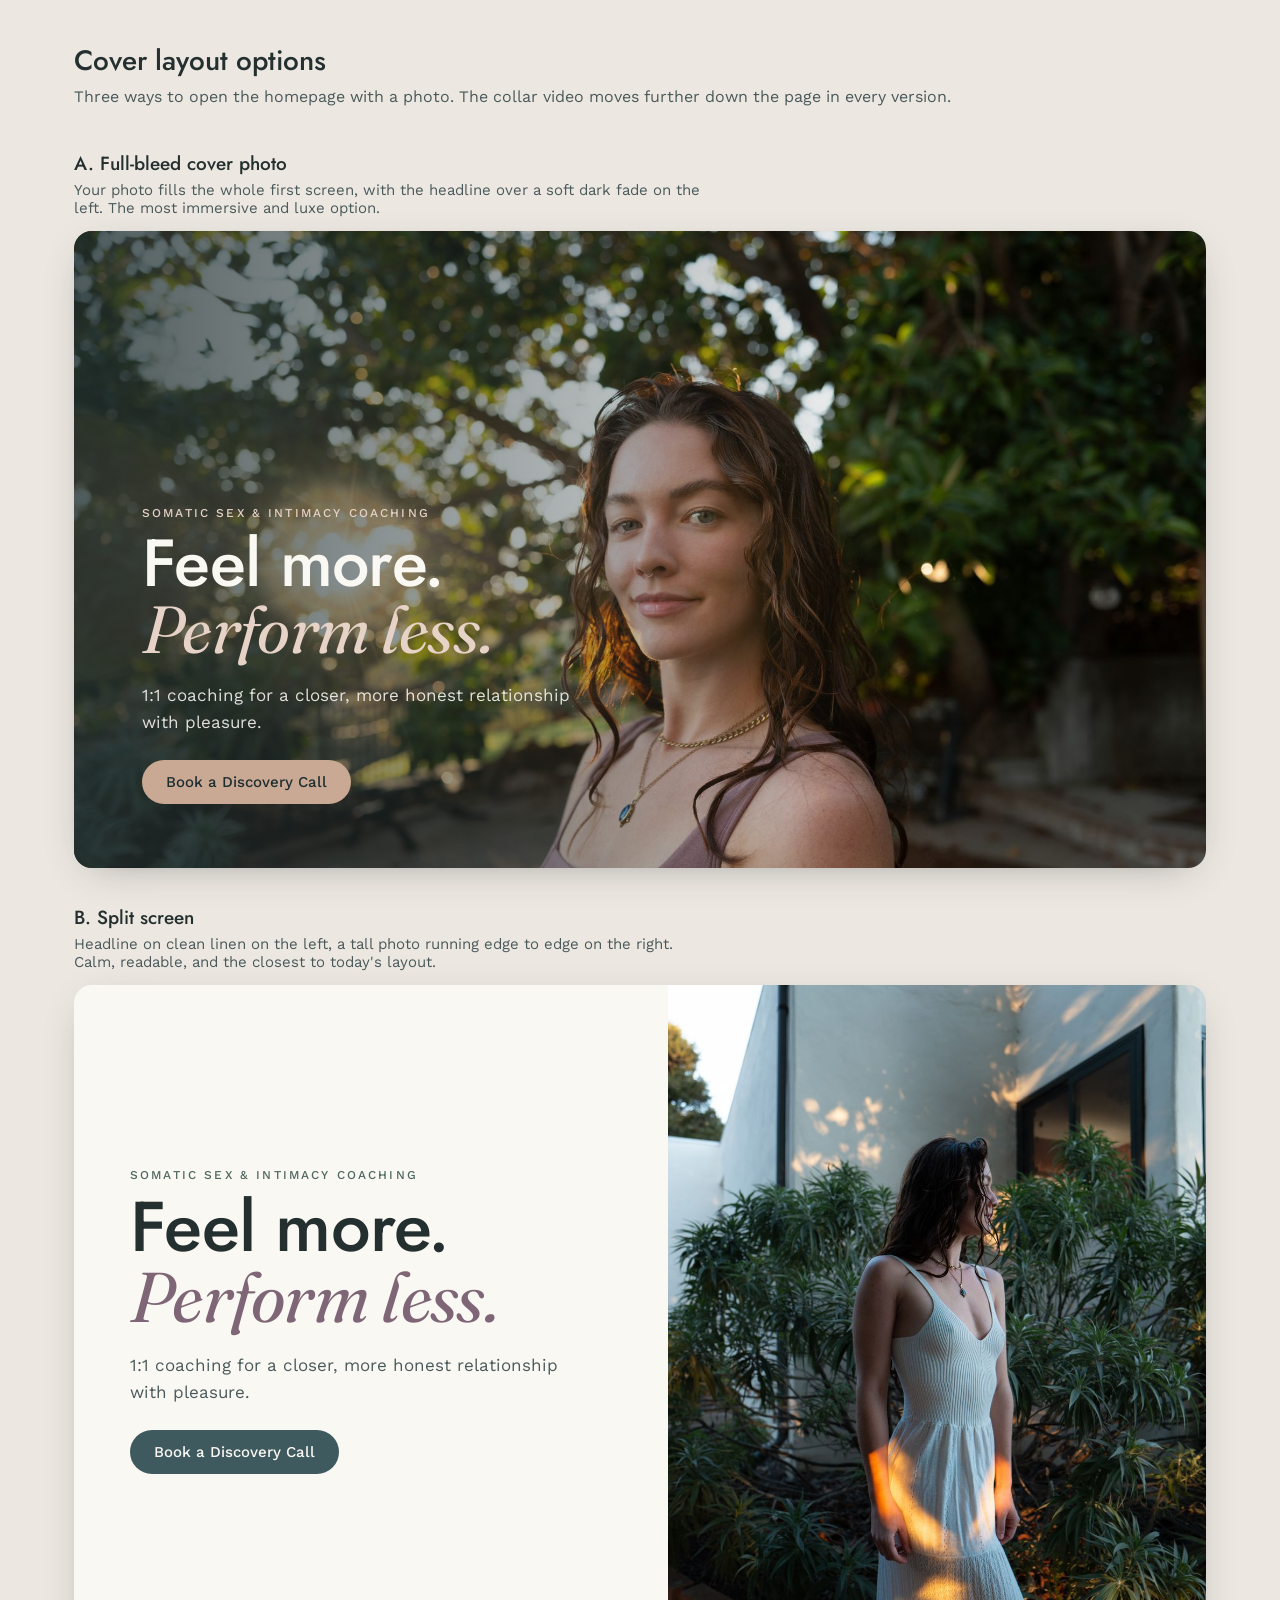
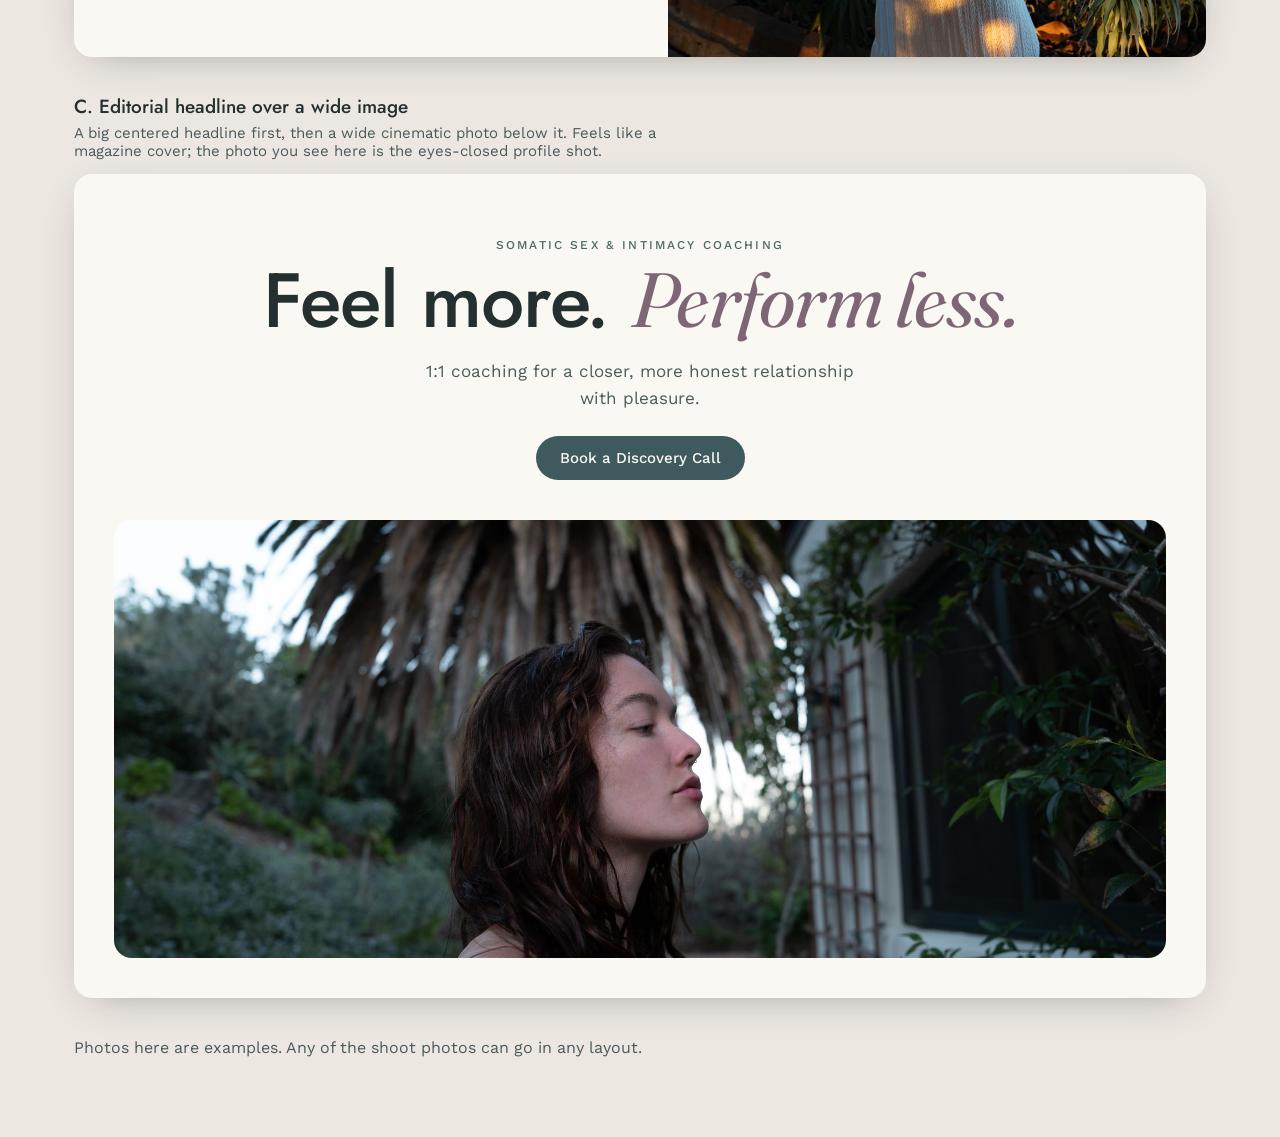
<file: hero-options.html>
<!DOCTYPE html>
<html lang="en">
<head>
<meta charset="utf-8">
<meta name="viewport" content="width=device-width, initial-scale=1">
<meta name="robots" content="noindex, nofollow">
<title>Cover layout options — Sensoria</title>
<link rel="preconnect" href="https://fonts.googleapis.com">
<link rel="preconnect" href="https://fonts.gstatic.com" crossorigin>
<link href="https://fonts.googleapis.com/css2?family=Fraunces:ital,opsz,wght,SOFT@1,9..144,400,50&family=Jost:wght@500&family=Work+Sans:wght@400;500&display=swap" rel="stylesheet">
<style>
  :root{ --paper:#FAF8F3; --ink:#23302F; --soft:#4A5A5B; --sage:#4C675E; --mauve:#7E6676; --slate:#3F5A5E; --nude:#C9A994; --dark:#1E2D2F; }
  *{ box-sizing:border-box; }
  body{ margin:0; font-family:'Work Sans',sans-serif; background:#EDE7E1; color:var(--ink); }
  .note{ max-width:1180px; margin:0 auto; padding:40px 24px 8px; }
  .note h1{ font-family:'Jost',sans-serif; font-weight:500; font-size:28px; margin:0 0 6px; }
  .note p{ margin:0; color:var(--soft); }
  .opt{ max-width:1180px; margin:36px auto 0; padding:0 24px; }
  .opt > .lab{ font-family:'Jost',sans-serif; font-weight:500; font-size:19px; margin:0 0 4px; }
  .opt > .desc{ color:var(--soft); font-size:15px; margin:0 0 14px; max-width:70ch; }
  .frame{ border-radius:18px; overflow:hidden; box-shadow:0 10px 40px -18px rgba(30,45,47,.45); background:var(--paper); }
  .eyebrow{ font-size:12px; letter-spacing:.18em; text-transform:uppercase; font-weight:500; }
  .h{ font-family:'Jost',sans-serif; font-weight:500; line-height:1.0; margin:10px 0 0; letter-spacing:-0.01em; }
  .h em{ font-family:'Fraunces',serif; font-style:italic; font-weight:400; }
  .sub{ font-size:17px; line-height:1.6; max-width:40ch; margin:18px 0 0; }
  .btn{ display:inline-block; margin-top:24px; padding:13px 24px; border-radius:999px; font-weight:500; font-size:15px; text-decoration:none; }
  /* A */
  .a{ position:relative; aspect-ratio:16/9; min-height:420px; }
  .a img{ position:absolute; inset:0; width:100%; height:100%; object-fit:cover; object-position:60% 45%; }
  .a::after{ content:""; position:absolute; inset:0; background:linear-gradient(90deg, rgba(30,45,47,.78) 0%, rgba(30,45,47,.35) 45%, transparent 75%); }
  .a .copy{ position:absolute; left:6%; bottom:10%; z-index:1; color:var(--paper); max-width:40%; }
  .a .eyebrow{ color:#E6D2C6; } .a .h{ font-size:clamp(38px,5.2vw,76px); } .a .h em{ color:#E6D2C6; } .a .sub{ color:rgba(250,248,243,.88); }
  .a .btn{ background:var(--nude); color:var(--dark); }
  /* B */
  .b{ display:grid; grid-template-columns:1.05fr 0.95fr; min-height:560px; }
  .b .copy{ padding:64px 56px; display:flex; flex-direction:column; justify-content:center; }
  .b .eyebrow{ color:var(--sage); } .b .h{ font-size:clamp(40px,5.5vw,80px); } .b .h em{ color:var(--mauve); } .b .sub{ color:var(--soft); }
  .b .btn{ background:var(--slate); color:var(--paper); align-self:flex-start; }
  .b img{ width:100%; height:100%; object-fit:cover; object-position:50% 40%; display:block; }
  /* C */
  .c{ padding:64px 40px 40px; text-align:center; }
  .c .eyebrow{ color:var(--sage); } .c .h{ font-size:clamp(40px,6vw,88px); } .c .h em{ color:var(--mauve); }
  .c .sub{ color:var(--soft); margin-left:auto; margin-right:auto; }
  .c .btn{ background:var(--slate); color:var(--paper); }
  .c img{ display:block; width:100%; aspect-ratio:2.4/1; object-fit:cover; border-radius:18px; margin-top:40px; }
  .after{ max-width:1180px; margin:40px auto 80px; padding:0 24px; color:var(--soft); }
  @media (max-width:760px){
    .a{ aspect-ratio:auto; min-height:560px; } .a img{ object-position:68% 40%; }
    .a::after{ background:linear-gradient(0deg, rgba(30,45,47,.85) 0%, rgba(30,45,47,.3) 55%, transparent 80%); }
    .b{ grid-template-columns:1fr; } .b img{ height:440px; order:-1; } .b .copy{ padding:40px 26px; }
    .c{ padding:44px 20px 20px; }
  }
</style>
</head>
<body>
  <div class="note">
    <h1>Cover layout options</h1>
    <p>Three ways to open the homepage with a photo. The collar video moves further down the page in every version.</p>
  </div>

  <section class="opt">
    <p class="lab">A. Full-bleed cover photo</p>
    <p class="desc">Your photo fills the whole first screen, with the headline over a soft dark fade on the left. The most immersive and luxe option.</p>
    <div class="frame a">
      <img src="assets/img/hero-opt/a.jpg" alt="Claire smiling in golden garden light">
      <div class="copy">
        <div class="eyebrow">Somatic sex &amp; intimacy coaching</div>
        <p class="h">Feel more.<br><em>Perform less.</em></p>
        <p class="sub">1:1 coaching for a closer, more honest relationship with pleasure.</p>
        <a class="btn" href="#">Book a Discovery Call</a>
      </div>
    </div>
  </section>

  <section class="opt">
    <p class="lab">B. Split screen</p>
    <p class="desc">Headline on clean linen on the left, a tall photo running edge to edge on the right. Calm, readable, and the closest to today's layout.</p>
    <div class="frame b">
      <div class="copy">
        <div class="eyebrow">Somatic sex &amp; intimacy coaching</div>
        <p class="h">Feel more.<br><em>Perform less.</em></p>
        <p class="sub">1:1 coaching for a closer, more honest relationship with pleasure.</p>
        <a class="btn" href="#">Book a Discovery Call</a>
      </div>
      <img src="assets/img/hero-opt/b.jpg" alt="Claire in a white slip dress by a garden wall">
    </div>
  </section>

  <section class="opt">
    <p class="lab">C. Editorial headline over a wide image</p>
    <p class="desc">A big centered headline first, then a wide cinematic photo below it. Feels like a magazine cover; the photo you see here is the eyes-closed profile shot.</p>
    <div class="frame c">
      <div class="eyebrow">Somatic sex &amp; intimacy coaching</div>
      <p class="h">Feel more. <em>Perform less.</em></p>
      <p class="sub">1:1 coaching for a closer, more honest relationship with pleasure.</p>
      <a class="btn" href="#">Book a Discovery Call</a>
      <img src="assets/img/hero-opt/c.jpg" alt="Claire in profile with eyes closed in the garden">
    </div>
  </section>

  <p class="after">Photos here are examples. Any of the shoot photos can go in any layout.</p>
</body>
</html>
</file>
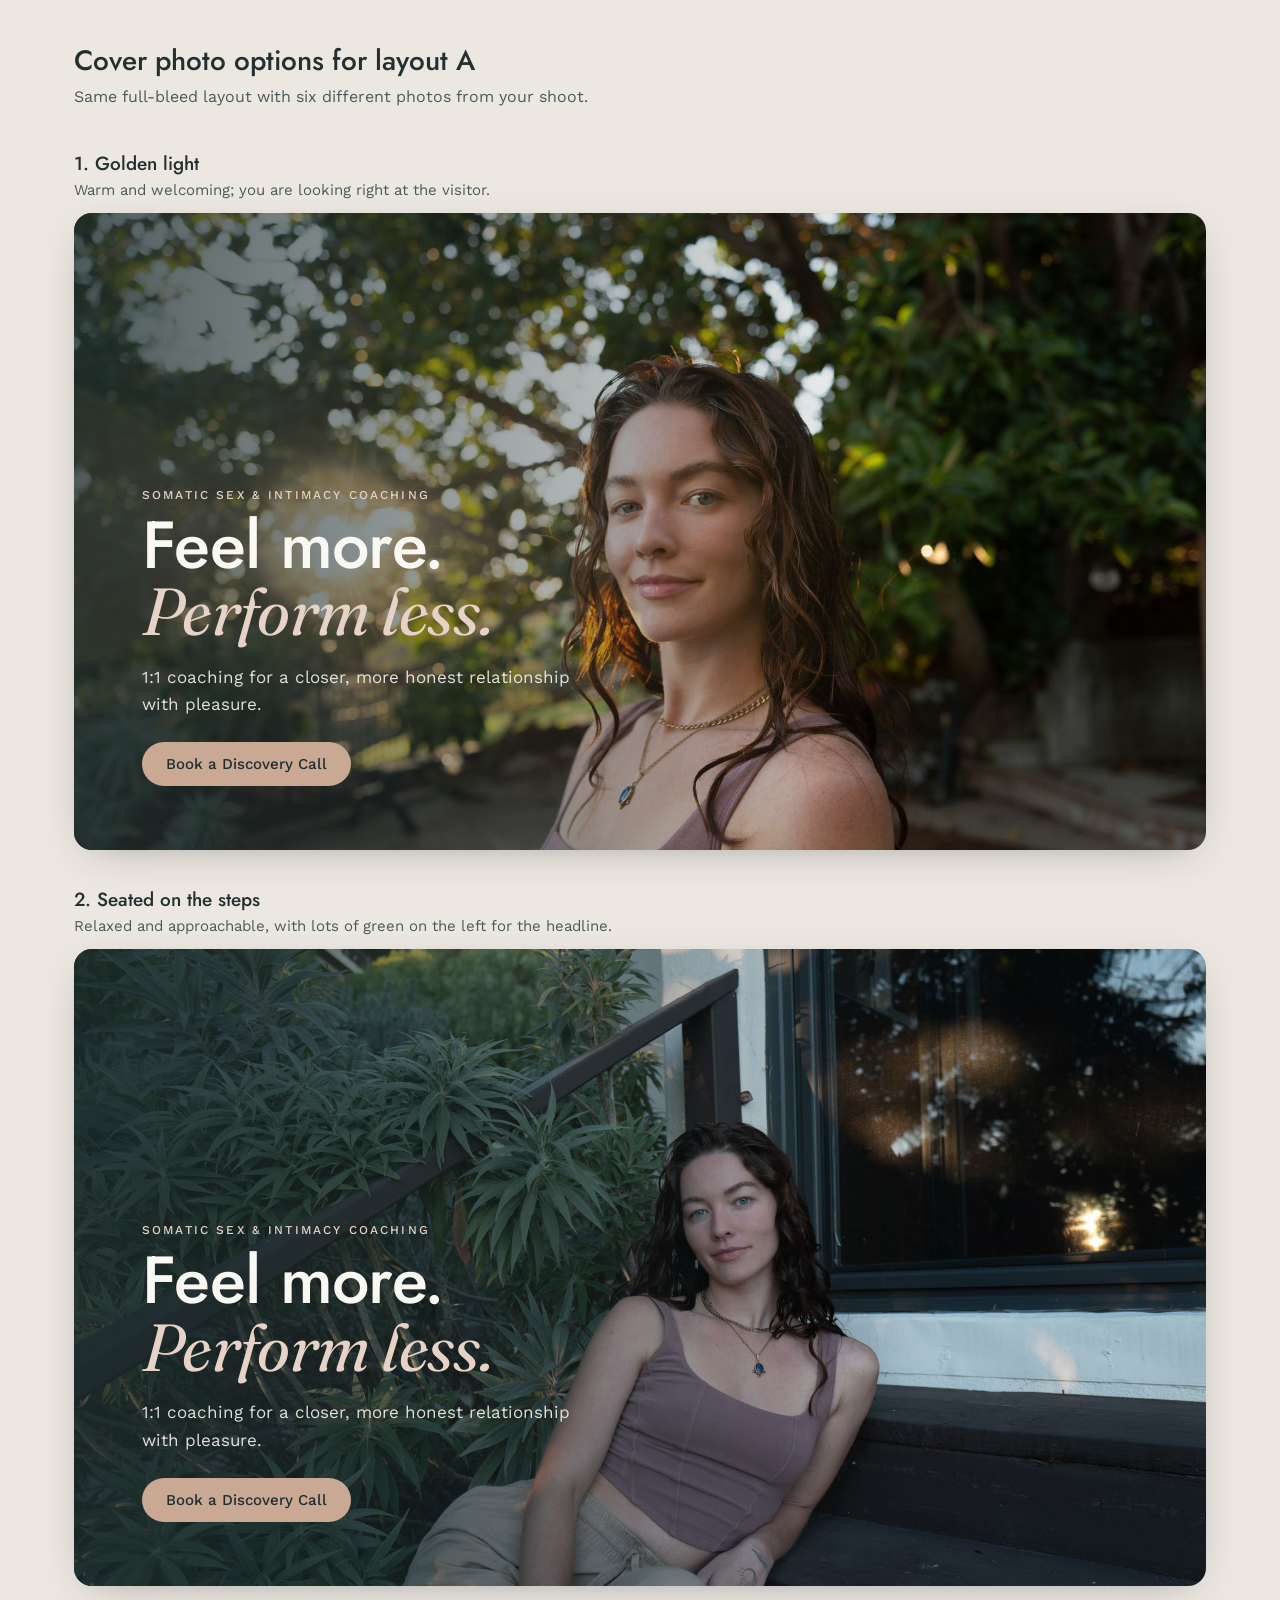
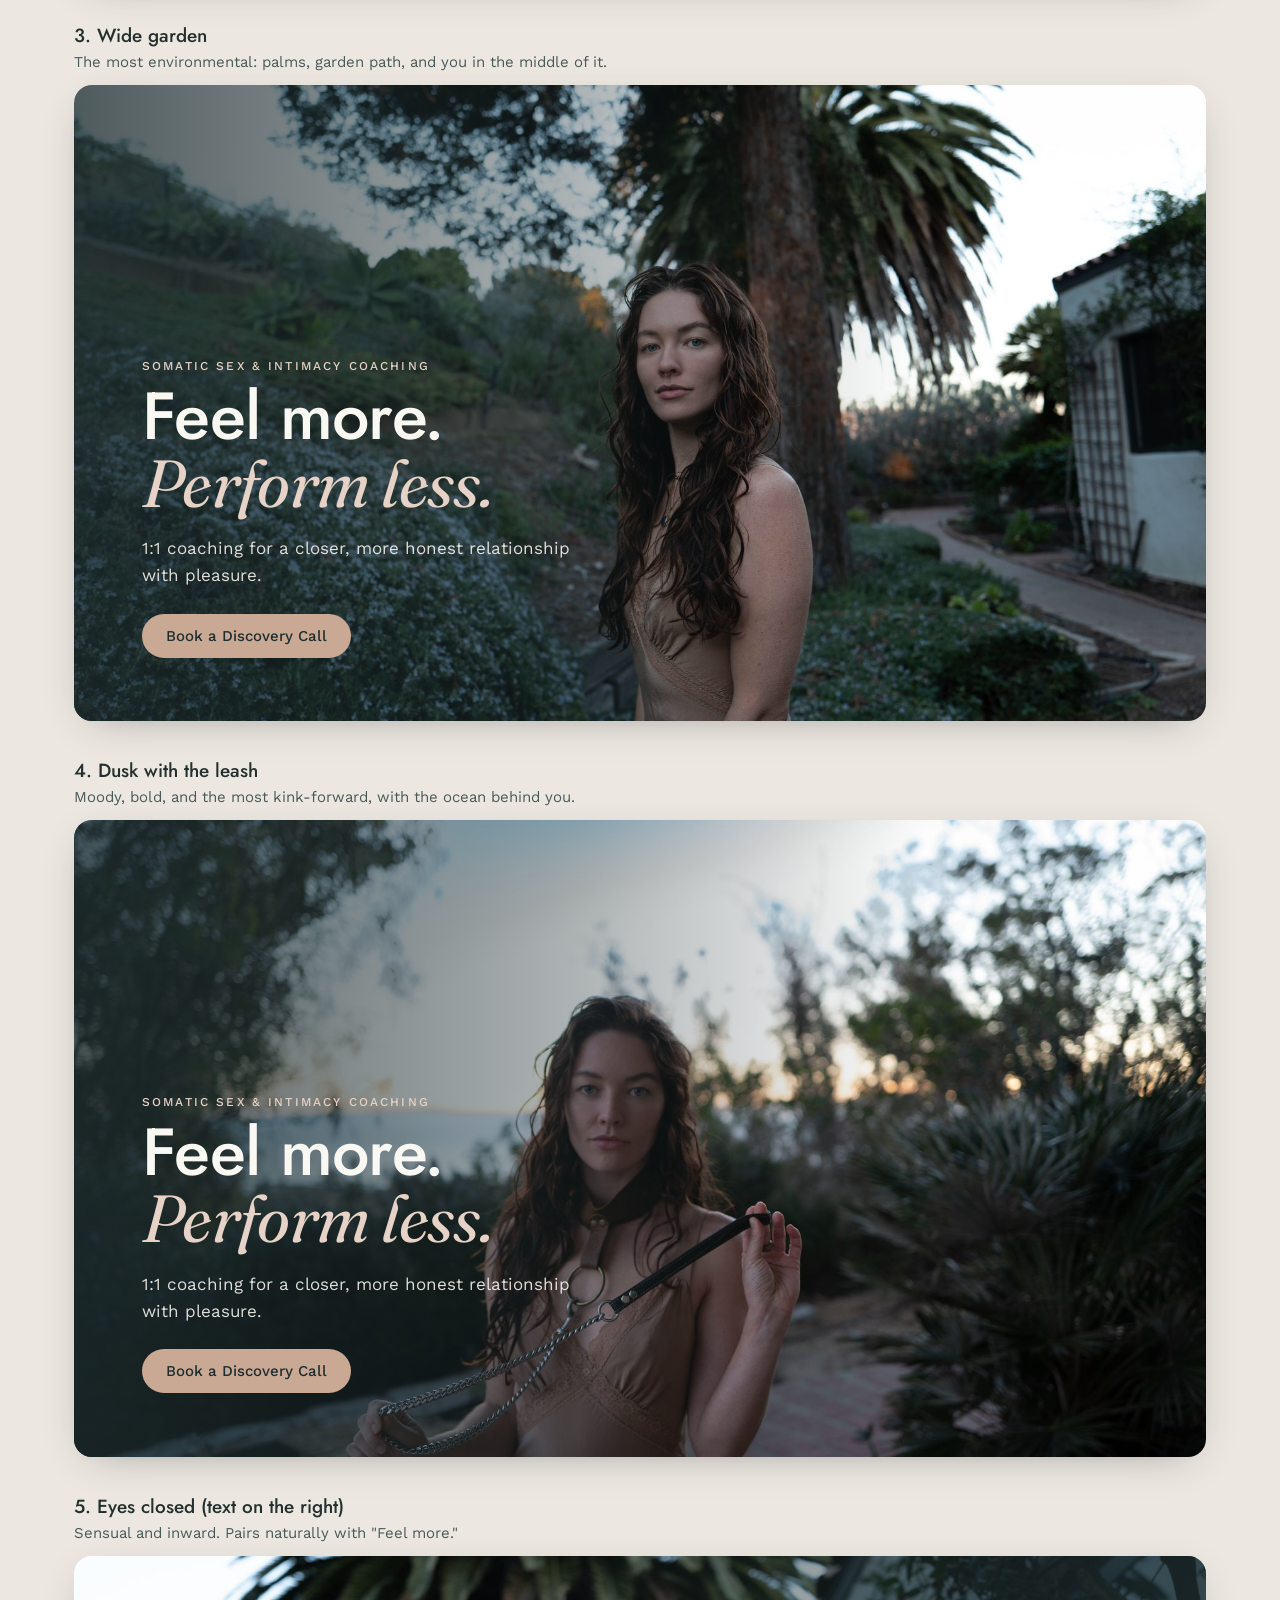
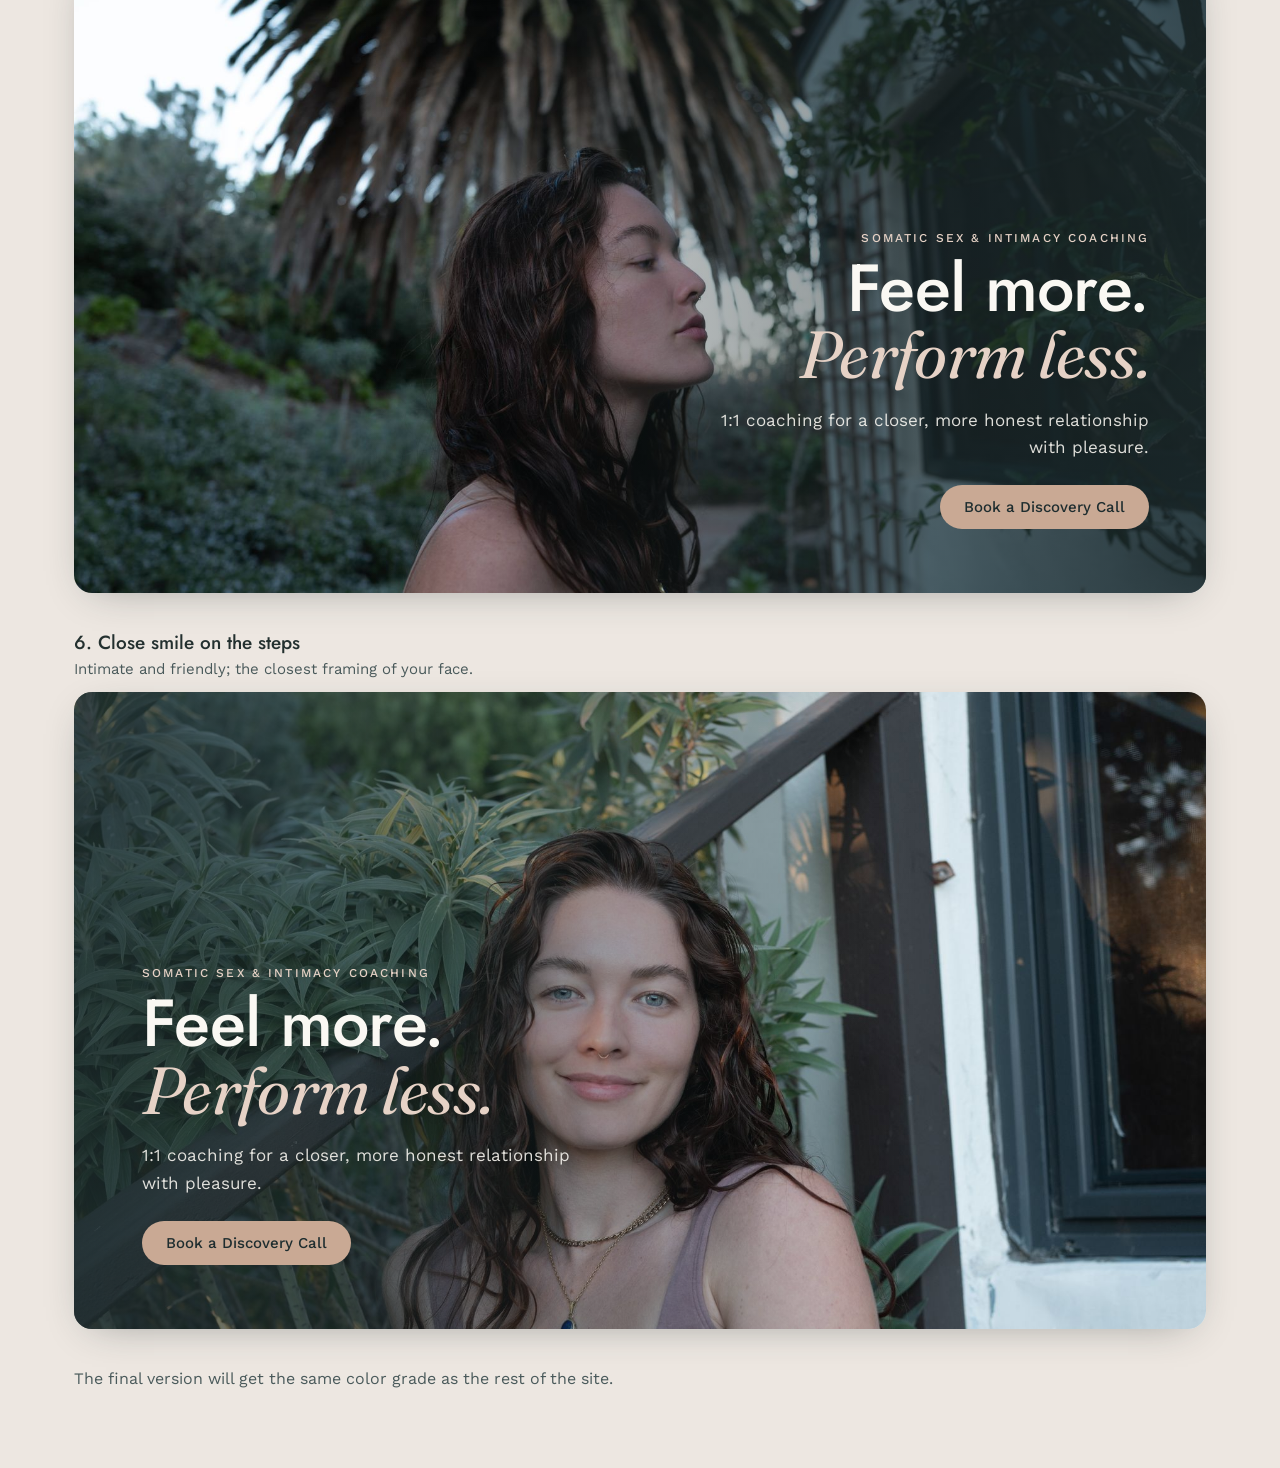
<file: hero-photos.html>
<!DOCTYPE html>
<html lang="en">
<head>
<meta charset="utf-8">
<meta name="viewport" content="width=device-width, initial-scale=1">
<meta name="robots" content="noindex, nofollow">
<title>Cover photo options — Sensoria</title>
<link rel="preconnect" href="https://fonts.googleapis.com">
<link rel="preconnect" href="https://fonts.gstatic.com" crossorigin>
<link href="https://fonts.googleapis.com/css2?family=Fraunces:ital,opsz,wght,SOFT@1,9..144,400,50&family=Jost:wght@500&family=Work+Sans:wght@400;500&display=swap" rel="stylesheet">
<style>
  :root{ --paper:#FAF8F3; --ink:#23302F; --soft:#4A5A5B; --sage:#4C675E; --mauve:#7E6676; --slate:#3F5A5E; --nude:#C9A994; --dark:#1E2D2F; }
  *{ box-sizing:border-box; }
  body{ margin:0; font-family:'Work Sans',sans-serif; background:#EDE7E1; color:var(--ink); }
  .note{ max-width:1180px; margin:0 auto; padding:40px 24px 8px; }
  .note h1{ font-family:'Jost',sans-serif; font-weight:500; font-size:28px; margin:0 0 6px; }
  .note p{ margin:0; color:var(--soft); }
  .opt{ max-width:1180px; margin:36px auto 0; padding:0 24px; }
  .opt > .lab{ font-family:'Jost',sans-serif; font-weight:500; font-size:19px; margin:0 0 4px; }
  .opt > .desc{ color:var(--soft); font-size:15px; margin:0 0 14px; max-width:70ch; }
  .frame{ border-radius:18px; overflow:hidden; box-shadow:0 10px 40px -18px rgba(30,45,47,.45); background:var(--paper); }
  .eyebrow{ font-size:12px; letter-spacing:.18em; text-transform:uppercase; font-weight:500; }
  .h{ font-family:'Jost',sans-serif; font-weight:500; line-height:1.0; margin:10px 0 0; letter-spacing:-0.01em; }
  .h em{ font-family:'Fraunces',serif; font-style:italic; font-weight:400; }
  .sub{ font-size:17px; line-height:1.6; max-width:40ch; margin:18px 0 0; }
  .btn{ display:inline-block; margin-top:24px; padding:13px 24px; border-radius:999px; font-weight:500; font-size:15px; text-decoration:none; }
  /* A */
  .a{ position:relative; aspect-ratio:16/9; min-height:420px; }
  .a img{ position:absolute; inset:0; width:100%; height:100%; object-fit:cover; object-position:60% 45%; }
  .a::after{ content:""; position:absolute; inset:0; background:linear-gradient(90deg, rgba(30,45,47,.78) 0%, rgba(30,45,47,.35) 45%, transparent 75%); }
  .a .copy{ position:absolute; left:6%; bottom:10%; z-index:1; color:var(--paper); max-width:40%; }
  .a .eyebrow{ color:#E6D2C6; } .a .h{ font-size:clamp(38px,5.2vw,76px); } .a .h em{ color:#E6D2C6; } .a .sub{ color:rgba(250,248,243,.88); }
  .a .btn{ background:var(--nude); color:var(--dark); }
  /* B */
  .b{ display:grid; grid-template-columns:1.05fr 0.95fr; min-height:560px; }
  .b .copy{ padding:64px 56px; display:flex; flex-direction:column; justify-content:center; }
  .b .eyebrow{ color:var(--sage); } .b .h{ font-size:clamp(40px,5.5vw,80px); } .b .h em{ color:var(--mauve); } .b .sub{ color:var(--soft); }
  .b .btn{ background:var(--slate); color:var(--paper); align-self:flex-start; }
  .b img{ width:100%; height:100%; object-fit:cover; object-position:50% 40%; display:block; }
  /* C */
  .c{ padding:64px 40px 40px; text-align:center; }
  .c .eyebrow{ color:var(--sage); } .c .h{ font-size:clamp(40px,6vw,88px); } .c .h em{ color:var(--mauve); }
  .c .sub{ color:var(--soft); margin-left:auto; margin-right:auto; }
  .c .btn{ background:var(--slate); color:var(--paper); }
  .c img{ display:block; width:100%; aspect-ratio:2.4/1; object-fit:cover; border-radius:18px; margin-top:40px; }
  .after{ max-width:1180px; margin:40px auto 80px; padding:0 24px; color:var(--soft); }
  @media (max-width:760px){
    .a{ aspect-ratio:auto; min-height:560px; } .a img{ object-position:68% 40%; }
    .a::after{ background:linear-gradient(0deg, rgba(30,45,47,.85) 0%, rgba(30,45,47,.3) 55%, transparent 80%); }
    .b{ grid-template-columns:1fr; } .b img{ height:440px; order:-1; } .b .copy{ padding:40px 26px; }
    .c{ padding:44px 20px 20px; }
  }
  .a.right::after{ background:linear-gradient(270deg, rgba(30,45,47,.78) 0%, rgba(30,45,47,.35) 45%, transparent 75%); }
  .a.right .copy{ left:auto; right:5%; text-align:right; }
  .a.right .sub{ margin-left:auto; }
</style>
</head>
<body>
  <div class="note"><h1>Cover photo options for layout A</h1><p>Same full-bleed layout with six different photos from your shoot.</p></div>
  <section class="opt">
    <p class="lab">1. Golden light</p>
    <p class="desc">Warm and welcoming; you are looking right at the visitor.</p>
    <div class="frame a ">
      <img src="assets/img/hero-opt/a.jpg" alt="">
      <div class="copy">
        <div class="eyebrow">Somatic sex &amp; intimacy coaching</div>
        <p class="h">Feel more.<br><em>Perform less.</em></p>
        <p class="sub">1:1 coaching for a closer, more honest relationship with pleasure.</p>
        <a class="btn" href="#">Book a Discovery Call</a>
      </div>
    </div>
  </section>
  <section class="opt">
    <p class="lab">2. Seated on the steps</p>
    <p class="desc">Relaxed and approachable, with lots of green on the left for the headline.</p>
    <div class="frame a ">
      <img src="assets/img/hero-opt/a2.jpg" alt="">
      <div class="copy">
        <div class="eyebrow">Somatic sex &amp; intimacy coaching</div>
        <p class="h">Feel more.<br><em>Perform less.</em></p>
        <p class="sub">1:1 coaching for a closer, more honest relationship with pleasure.</p>
        <a class="btn" href="#">Book a Discovery Call</a>
      </div>
    </div>
  </section>
  <section class="opt">
    <p class="lab">3. Wide garden</p>
    <p class="desc">The most environmental: palms, garden path, and you in the middle of it.</p>
    <div class="frame a ">
      <img src="assets/img/hero-opt/a3.jpg" alt="">
      <div class="copy">
        <div class="eyebrow">Somatic sex &amp; intimacy coaching</div>
        <p class="h">Feel more.<br><em>Perform less.</em></p>
        <p class="sub">1:1 coaching for a closer, more honest relationship with pleasure.</p>
        <a class="btn" href="#">Book a Discovery Call</a>
      </div>
    </div>
  </section>
  <section class="opt">
    <p class="lab">4. Dusk with the leash</p>
    <p class="desc">Moody, bold, and the most kink-forward, with the ocean behind you.</p>
    <div class="frame a ">
      <img src="assets/img/hero-opt/a4.jpg" alt="">
      <div class="copy">
        <div class="eyebrow">Somatic sex &amp; intimacy coaching</div>
        <p class="h">Feel more.<br><em>Perform less.</em></p>
        <p class="sub">1:1 coaching for a closer, more honest relationship with pleasure.</p>
        <a class="btn" href="#">Book a Discovery Call</a>
      </div>
    </div>
  </section>
  <section class="opt">
    <p class="lab">5. Eyes closed (text on the right)</p>
    <p class="desc">Sensual and inward. Pairs naturally with "Feel more."</p>
    <div class="frame a right">
      <img src="assets/img/hero-opt/a5.jpg" alt="">
      <div class="copy">
        <div class="eyebrow">Somatic sex &amp; intimacy coaching</div>
        <p class="h">Feel more.<br><em>Perform less.</em></p>
        <p class="sub">1:1 coaching for a closer, more honest relationship with pleasure.</p>
        <a class="btn" href="#">Book a Discovery Call</a>
      </div>
    </div>
  </section>
  <section class="opt">
    <p class="lab">6. Close smile on the steps</p>
    <p class="desc">Intimate and friendly; the closest framing of your face.</p>
    <div class="frame a ">
      <img src="assets/img/hero-opt/a6.jpg" alt="">
      <div class="copy">
        <div class="eyebrow">Somatic sex &amp; intimacy coaching</div>
        <p class="h">Feel more.<br><em>Perform less.</em></p>
        <p class="sub">1:1 coaching for a closer, more honest relationship with pleasure.</p>
        <a class="btn" href="#">Book a Discovery Call</a>
      </div>
    </div>
  </section>
  <p class="after">The final version will get the same color grade as the rest of the site.</p>
</body>
</html>
</file>
